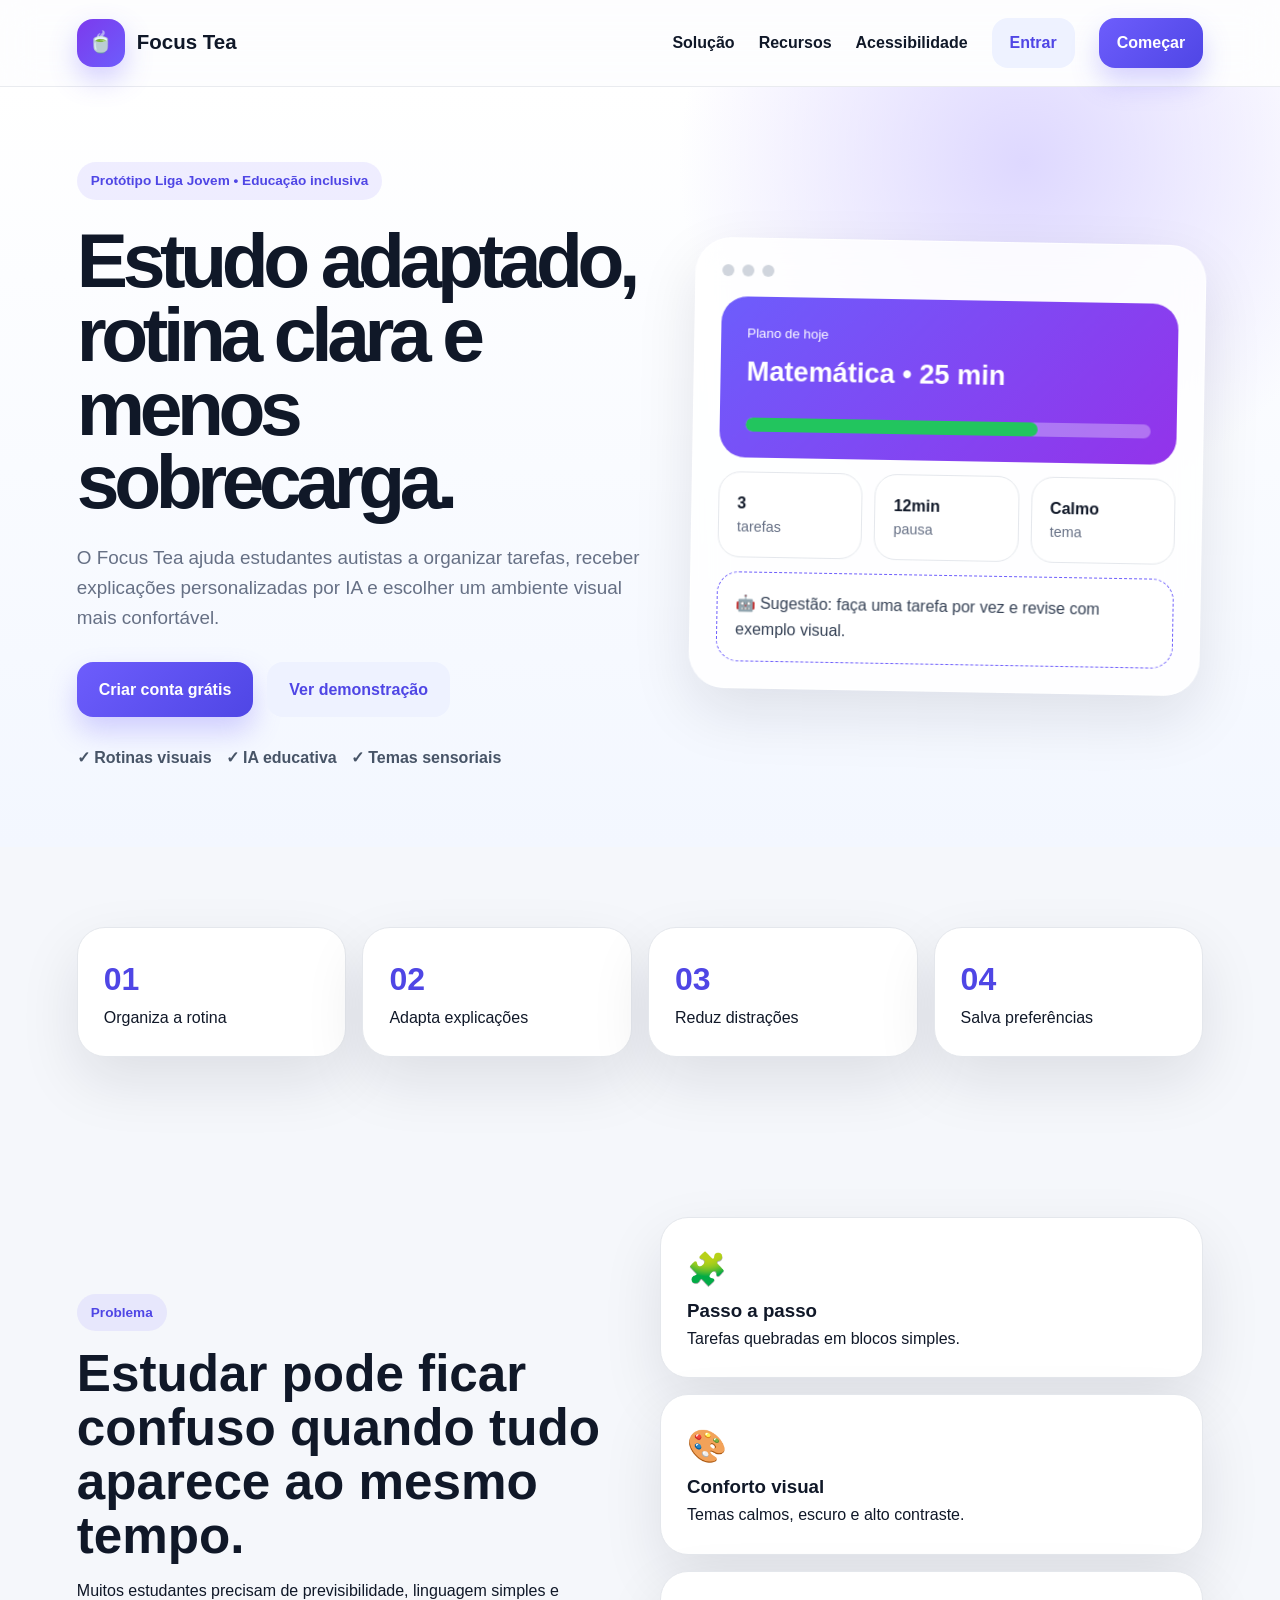
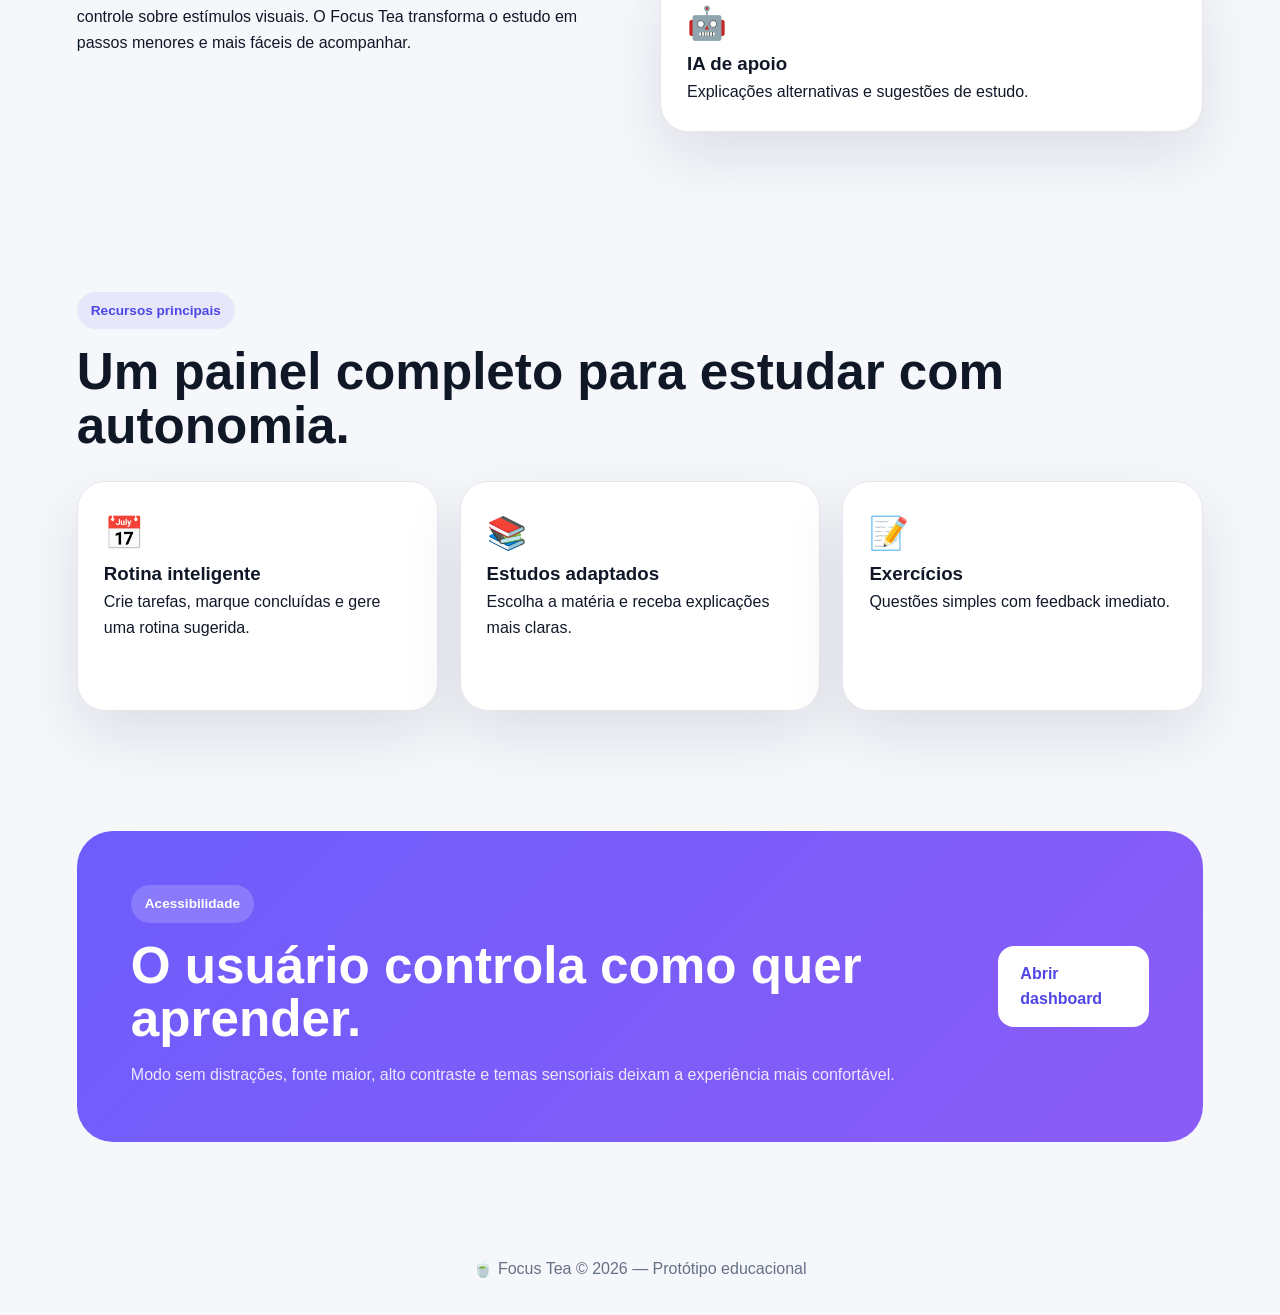
<file: index.html>
<!DOCTYPE html>
<html lang="pt-BR">
<head>
  <meta charset="UTF-8" />
  <meta name="viewport" content="width=device-width, initial-scale=1.0" />
  <title>Focus Tea | Rotina e estudos com IA</title>
  <link rel="stylesheet" href="css/style.css" />
</head>
<body class="landing-page">
  <header class="topbar glass">
    <a class="brand" href="index.html"><span class="logo">🍵</span><span>Focus Tea</span></a>
    <nav class="nav-links">
      <a href="#solucao">Solução</a>
      <a href="#recursos">Recursos</a>
      <a href="#acessibilidade">Acessibilidade</a>
      <a href="login.html" class="btn btn-ghost">Entrar</a>
      <a href="cadastro.html" class="btn btn-primary">Começar</a>
    </nav>
  </header>

  <main>
    <section class="hero">
      <div class="hero-content">
        <span class="eyebrow">Protótipo Liga Jovem • Educação inclusiva</span>
        <h1>Estudo adaptado, rotina clara e menos sobrecarga.</h1>
        <p>O Focus Tea ajuda estudantes autistas a organizar tarefas, receber explicações personalizadas por IA e escolher um ambiente visual mais confortável.</p>
        <div class="hero-actions">
          <a href="cadastro.html" class="btn btn-primary btn-large">Criar conta grátis</a>
          <a href="dashboard.html" class="btn btn-soft btn-large">Ver demonstração</a>
        </div>
        <div class="trust-row">
          <span>✓ Rotinas visuais</span>
          <span>✓ IA educativa</span>
          <span>✓ Temas sensoriais</span>
        </div>
      </div>
      <div class="hero-panel">
        <div class="mock-window">
          <div class="window-dots"><span></span><span></span><span></span></div>
          <div class="mock-card purple">
            <small>Plano de hoje</small>
            <strong>Matemática • 25 min</strong>
            <div class="mini-progress"><span style="width:72%"></span></div>
          </div>
          <div class="mock-grid">
            <div><strong>3</strong><span>tarefas</span></div>
            <div><strong>12min</strong><span>pausa</span></div>
            <div><strong>Calmo</strong><span>tema</span></div>
          </div>
          <div class="ai-bubble">🤖 Sugestão: faça uma tarefa por vez e revise com exemplo visual.</div>
        </div>
      </div>
    </section>

    <section class="section stats-strip">
      <div><strong>01</strong><span>Organiza a rotina</span></div>
      <div><strong>02</strong><span>Adapta explicações</span></div>
      <div><strong>03</strong><span>Reduz distrações</span></div>
      <div><strong>04</strong><span>Salva preferências</span></div>
    </section>

    <section id="solucao" class="section split-section">
      <div>
        <span class="eyebrow">Problema</span>
        <h2>Estudar pode ficar confuso quando tudo aparece ao mesmo tempo.</h2>
        <p>Muitos estudantes precisam de previsibilidade, linguagem simples e controle sobre estímulos visuais. O Focus Tea transforma o estudo em passos menores e mais fáceis de acompanhar.</p>
      </div>
      <div class="feature-stack">
        <article class="feature-card"><span>🧩</span><h3>Passo a passo</h3><p>Tarefas quebradas em blocos simples.</p></article>
        <article class="feature-card"><span>🎨</span><h3>Conforto visual</h3><p>Temas calmos, escuro e alto contraste.</p></article>
        <article class="feature-card"><span>🤖</span><h3>IA de apoio</h3><p>Explicações alternativas e sugestões de estudo.</p></article>
      </div>
    </section>

    <section id="recursos" class="section">
      <div class="section-title">
        <span class="eyebrow">Recursos principais</span>
        <h2>Um painel completo para estudar com autonomia.</h2>
      </div>
      <div class="cards-3">
        <article class="big-card"><span>📅</span><h3>Rotina inteligente</h3><p>Crie tarefas, marque concluídas e gere uma rotina sugerida.</p></article>
        <article class="big-card"><span>📚</span><h3>Estudos adaptados</h3><p>Escolha a matéria e receba explicações mais claras.</p></article>
        <article class="big-card"><span>📝</span><h3>Exercícios</h3><p>Questões simples com feedback imediato.</p></article>
      </div>
    </section>

    <section id="acessibilidade" class="section cta-section">
      <div>
        <span class="eyebrow">Acessibilidade</span>
        <h2>O usuário controla como quer aprender.</h2>
        <p>Modo sem distrações, fonte maior, alto contraste e temas sensoriais deixam a experiência mais confortável.</p>
      </div>
      <a href="dashboard.html" class="btn btn-light btn-large">Abrir dashboard</a>
    </section>
  </main>

  <footer class="footer">🍵 Focus Tea © 2026 — Protótipo educacional</footer>
</body>
</html>
</file>
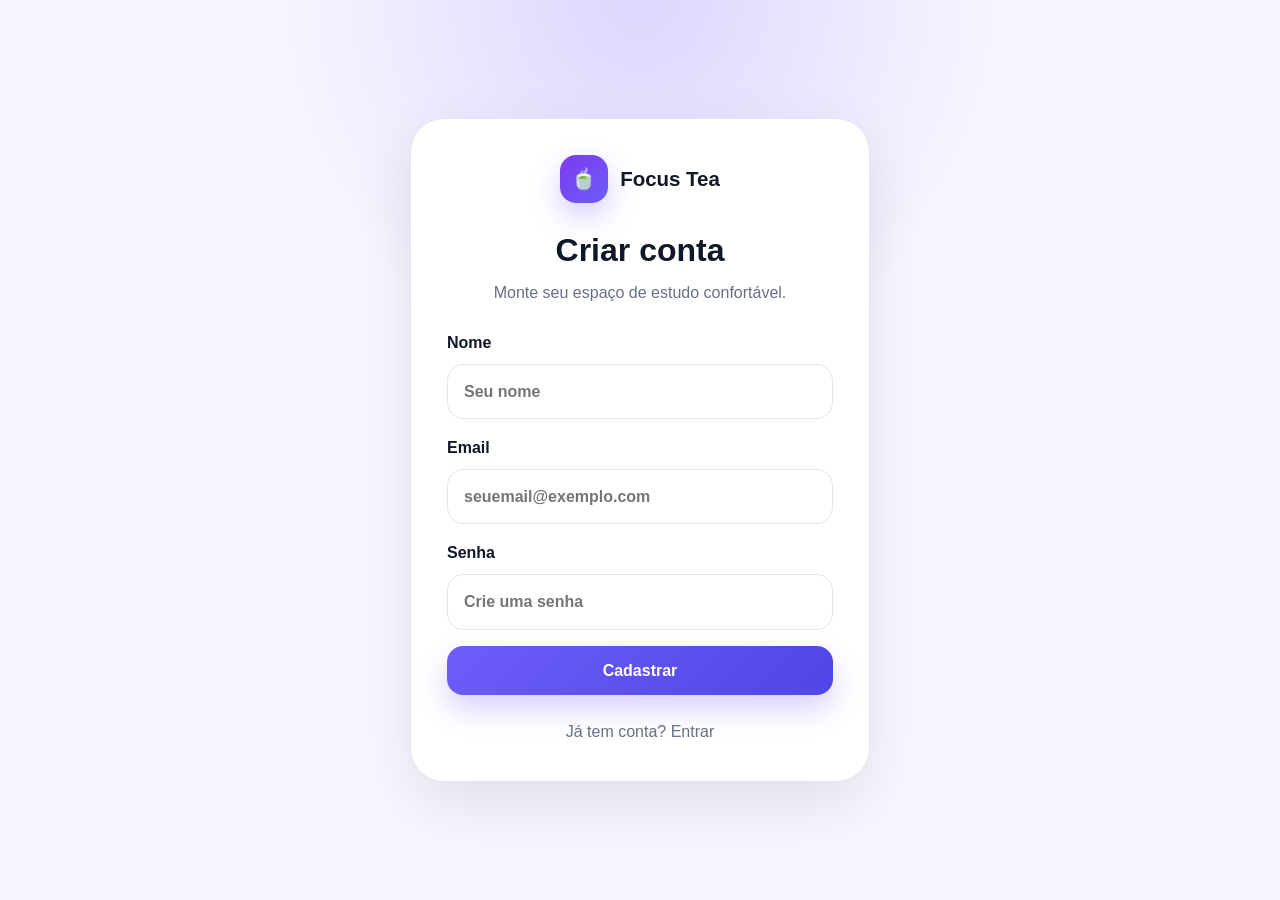
<file: cadastro.html>
<!DOCTYPE html><html lang="pt-BR"><head><meta charset="UTF-8"><meta name="viewport" content="width=device-width, initial-scale=1.0"><title>Cadastro | Focus Tea</title><link rel="stylesheet" href="css/style.css"></head><body class="auth-page"><main class="auth-card"><a class="brand center" href="index.html"><span class="logo">🍵</span><span>Focus Tea</span></a><h1>Criar conta</h1><p>Monte seu espaço de estudo confortável.</p><form onsubmit="event.preventDefault(); location.href='dashboard.html'"><label>Nome<input id="nomeCadastro" type="text" placeholder="Seu nome" required></label><label>Email<input type="email" placeholder="seuemail@exemplo.com" required></label><label>Senha<input type="password" placeholder="Crie uma senha" required></label><button class="btn btn-primary full">Cadastrar</button></form><p class="muted">Já tem conta? <a href="login.html">Entrar</a></p></main></body></html>
</file>
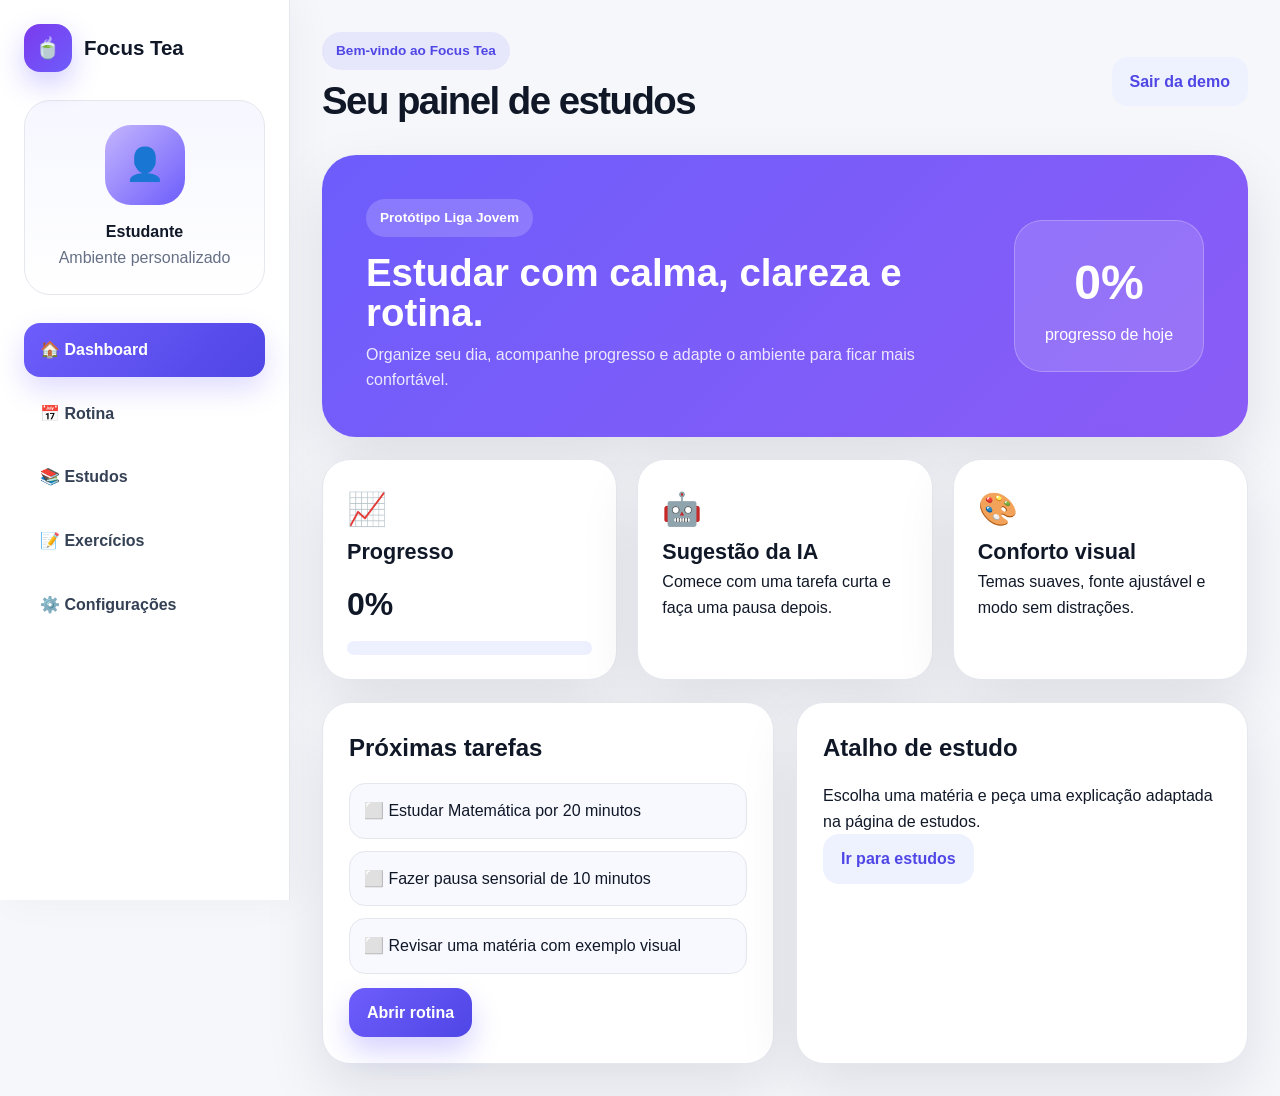
<file: dashboard.html>
<!DOCTYPE html>
<html lang="pt-BR"><head><meta charset="UTF-8"><meta name="viewport" content="width=device-width, initial-scale=1.0"><title>Dashboard | Focus Tea</title><link rel="stylesheet" href="css/style.css"></head>
<body class="app-shell">
  <aside class="sidebar">
    <a class="brand" href="dashboard.html"><span class="logo">🍵</span><span>Focus Tea</span></a>
    <div class="user-card"><div class="avatar">👤</div><strong>Estudante</strong><span>Ambiente personalizado</span></div>
    <nav class="side-nav">
      <a class="active" href="dashboard.html">🏠 Dashboard</a>
      <a href="paginas/rotina.html">📅 Rotina</a>
      <a href="paginas/estudos.html">📚 Estudos</a>
      <a href="paginas/exercicios.html">📝 Exercícios</a>
      <a href="paginas/configuracoes.html">⚙️ Configurações</a>
    </nav>
  </aside>
  <main class="workspace">
    <header class="workspace-header"><div><span class="eyebrow">Bem-vindo ao Focus Tea</span><h1>Seu painel de estudos</h1></div><a class="btn btn-soft" href="index.html">Sair da demo</a></header>
    <section class="dashboard-hero"><div><span class="badge">Protótipo Liga Jovem</span><h2>Estudar com calma, clareza e rotina.</h2><p>Organize seu dia, acompanhe progresso e adapte o ambiente para ficar mais confortável.</p></div><div class="hero-metric"><strong id="progressoNumero">0%</strong><span>progresso de hoje</span></div></section>
    <section class="metric-grid">
      <article class="metric-card"><span>📈</span><h3>Progresso</h3><strong id="progressoCard">0%</strong><div class="progress"><span id="barraProgresso"></span></div></article>
      <article class="metric-card"><span>🤖</span><h3>Sugestão da IA</h3><p id="sugestaoIA">Comece com uma tarefa curta e faça uma pausa depois.</p></article>
      <article class="metric-card"><span>🎨</span><h3>Conforto visual</h3><p>Temas suaves, fonte ajustável e modo sem distrações.</p></article>
    </section>
    <section class="cards-2">
      <article class="panel-card"><h2>Próximas tarefas</h2><div id="listaResumo" class="task-list"></div><a class="btn btn-primary" href="paginas/rotina.html">Abrir rotina</a></article>
      <article class="panel-card"><h2>Atalho de estudo</h2><p>Escolha uma matéria e peça uma explicação adaptada na página de estudos.</p><a class="btn btn-soft" href="paginas/estudos.html">Ir para estudos</a></article>
    </section>
  </main>
  <script src="js/app.js"></script>
</body></html>
</file>
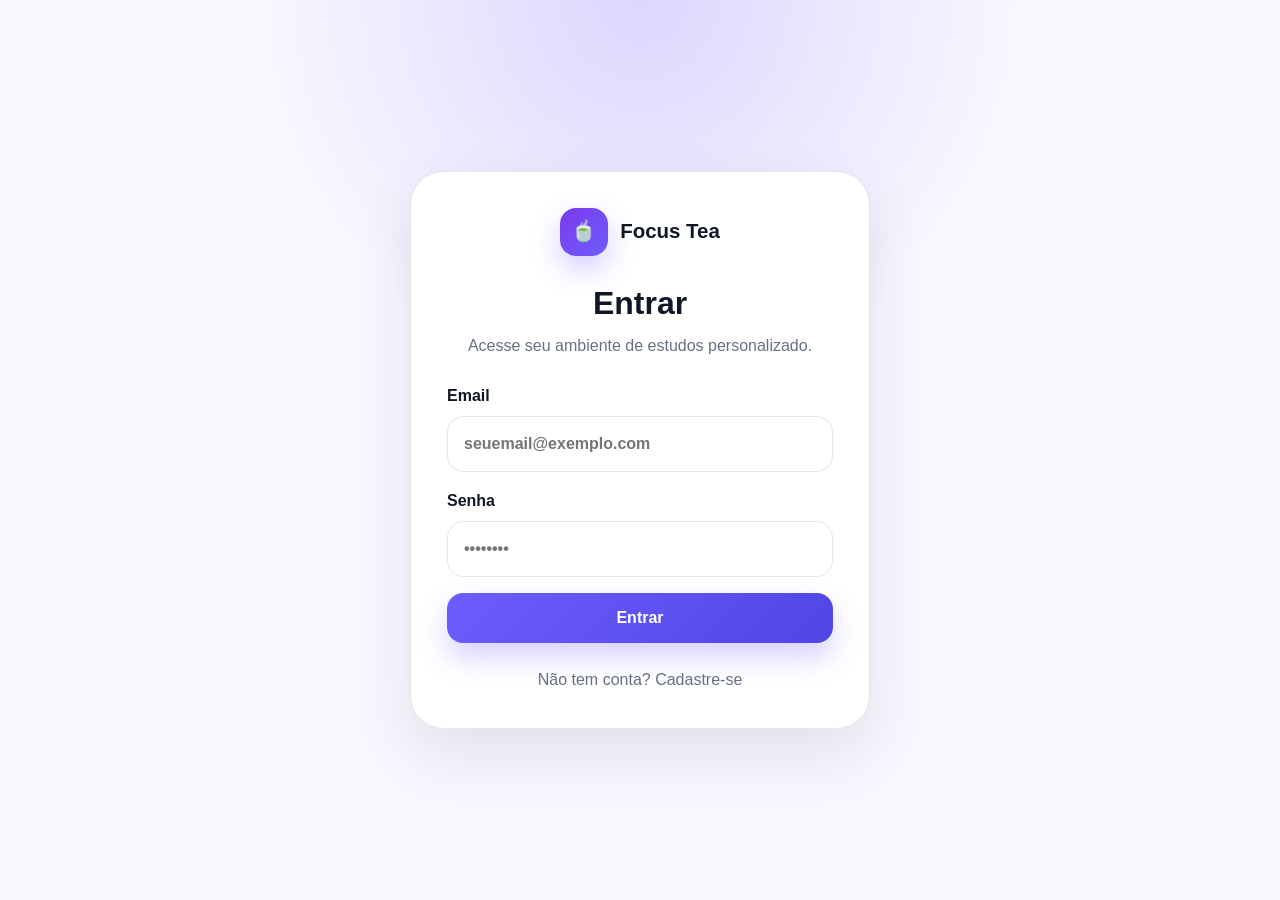
<file: login.html>
<!DOCTYPE html><html lang="pt-BR"><head><meta charset="UTF-8"><meta name="viewport" content="width=device-width, initial-scale=1.0"><title>Entrar | Focus Tea</title><link rel="stylesheet" href="css/style.css"></head><body class="auth-page"><main class="auth-card"><a class="brand center" href="index.html"><span class="logo">🍵</span><span>Focus Tea</span></a><h1>Entrar</h1><p>Acesse seu ambiente de estudos personalizado.</p><form onsubmit="event.preventDefault(); location.href='dashboard.html'"><label>Email<input type="email" placeholder="seuemail@exemplo.com" required></label><label>Senha<input type="password" placeholder="••••••••" required></label><button class="btn btn-primary full">Entrar</button></form><p class="muted">Não tem conta? <a href="cadastro.html">Cadastre-se</a></p></main></body></html>
</file>
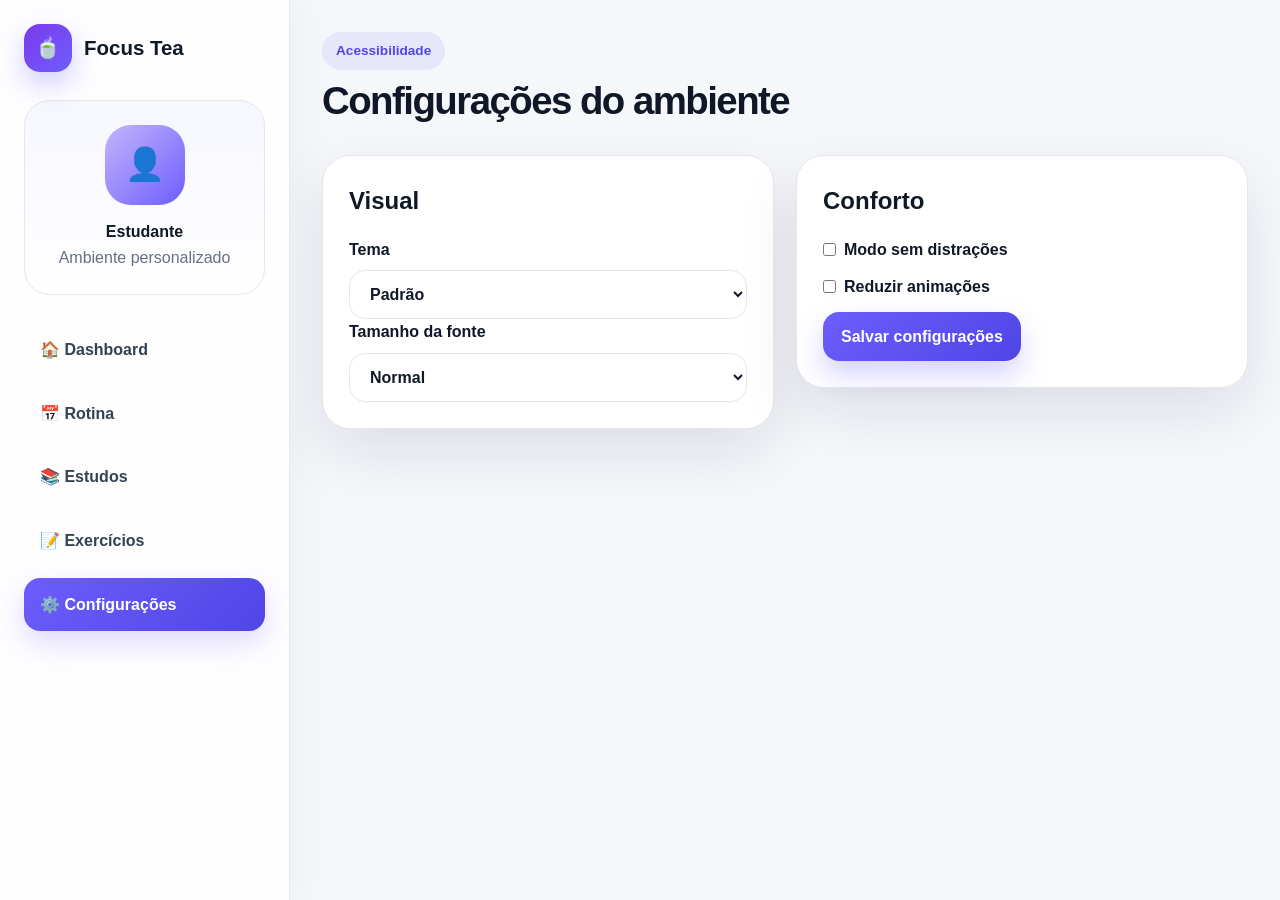
<file: paginas/configuracoes.html>
<!DOCTYPE html><html lang="pt-BR"><head><meta charset="UTF-8"><meta name="viewport" content="width=device-width, initial-scale=1.0"><title>Configurações | Focus Tea</title><link rel="stylesheet" href="../css/style.css"></head><body class="app-shell"><aside class="sidebar"><a class="brand" href="../dashboard.html"><span class="logo">🍵</span><span>Focus Tea</span></a><div class="user-card"><div class="avatar">👤</div><strong>Estudante</strong><span>Ambiente personalizado</span></div><nav class="side-nav"><a href="../dashboard.html">🏠 Dashboard</a><a href="rotina.html">📅 Rotina</a><a href="estudos.html">📚 Estudos</a><a href="exercicios.html">📝 Exercícios</a><a class="active" href="configuracoes.html">⚙️ Configurações</a></nav></aside><main class="workspace"><header class="workspace-header"><div><span class="eyebrow">Acessibilidade</span><h1>Configurações do ambiente</h1></div></header><section class="settings-grid"><article class="panel-card"><h2>Visual</h2><label>Tema<select id="tema"><option value="padrao">Padrão</option><option value="calmo">Calmo</option><option value="foco">Concentração</option><option value="escuro">Escuro</option><option value="alto">Alto contraste</option></select></label><label>Tamanho da fonte<select id="fonte"><option value="normal">Normal</option><option value="grande">Grande</option><option value="muito">Muito grande</option></select></label></article><article class="panel-card"><h2>Conforto</h2><label class="check"><input id="semDistracoes" type="checkbox"> Modo sem distrações</label><label class="check"><input id="reducao" type="checkbox"> Reduzir animações</label><button class="btn btn-primary" onclick="salvarConfiguracoes()">Salvar configurações</button><p id="statusConfig" class="muted"></p></article></section></main><script src="../js/app.js"></script></body></html>
</file>
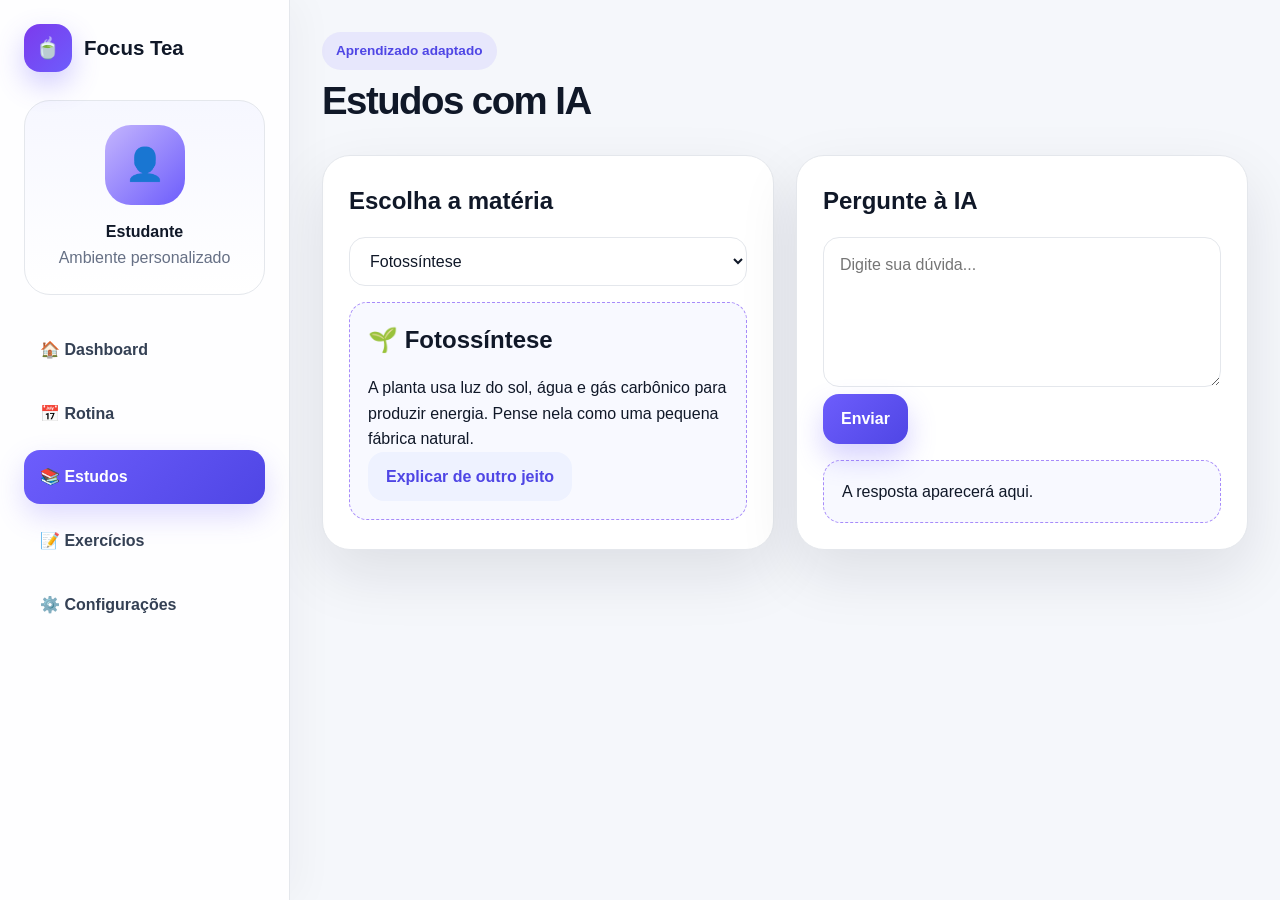
<file: paginas/estudos.html>
<!DOCTYPE html><html lang="pt-BR"><head><meta charset="UTF-8"><meta name="viewport" content="width=device-width, initial-scale=1.0"><title>Estudos | Focus Tea</title><link rel="stylesheet" href="../css/style.css"></head><body class="app-shell"><aside class="sidebar"><a class="brand" href="../dashboard.html"><span class="logo">🍵</span><span>Focus Tea</span></a><div class="user-card"><div class="avatar">👤</div><strong>Estudante</strong><span>Ambiente personalizado</span></div><nav class="side-nav"><a href="../dashboard.html">🏠 Dashboard</a><a href="rotina.html">📅 Rotina</a><a class="active" href="estudos.html">📚 Estudos</a><a href="exercicios.html">📝 Exercícios</a><a href="configuracoes.html">⚙️ Configurações</a></nav></aside><main class="workspace"><header class="workspace-header"><div><span class="eyebrow">Aprendizado adaptado</span><h1>Estudos com IA</h1></div></header><section class="cards-2"><article class="panel-card"><h2>Escolha a matéria</h2><select id="materia" onchange="trocarMateria()"><option value="fotossintese">Fotossíntese</option><option value="matematica">Matemática</option><option value="historia">História</option></select><div id="conteudoEstudo" class="study-content"></div></article><article class="panel-card"><h2>Pergunte à IA</h2><textarea id="perguntaIA" placeholder="Digite sua dúvida..."></textarea><button class="btn btn-primary" onclick="responderIA()">Enviar</button><div id="respostaIA" class="ai-answer">A resposta aparecerá aqui.</div></article></section></main><script src="../js/app.js"></script></body></html>
</file>
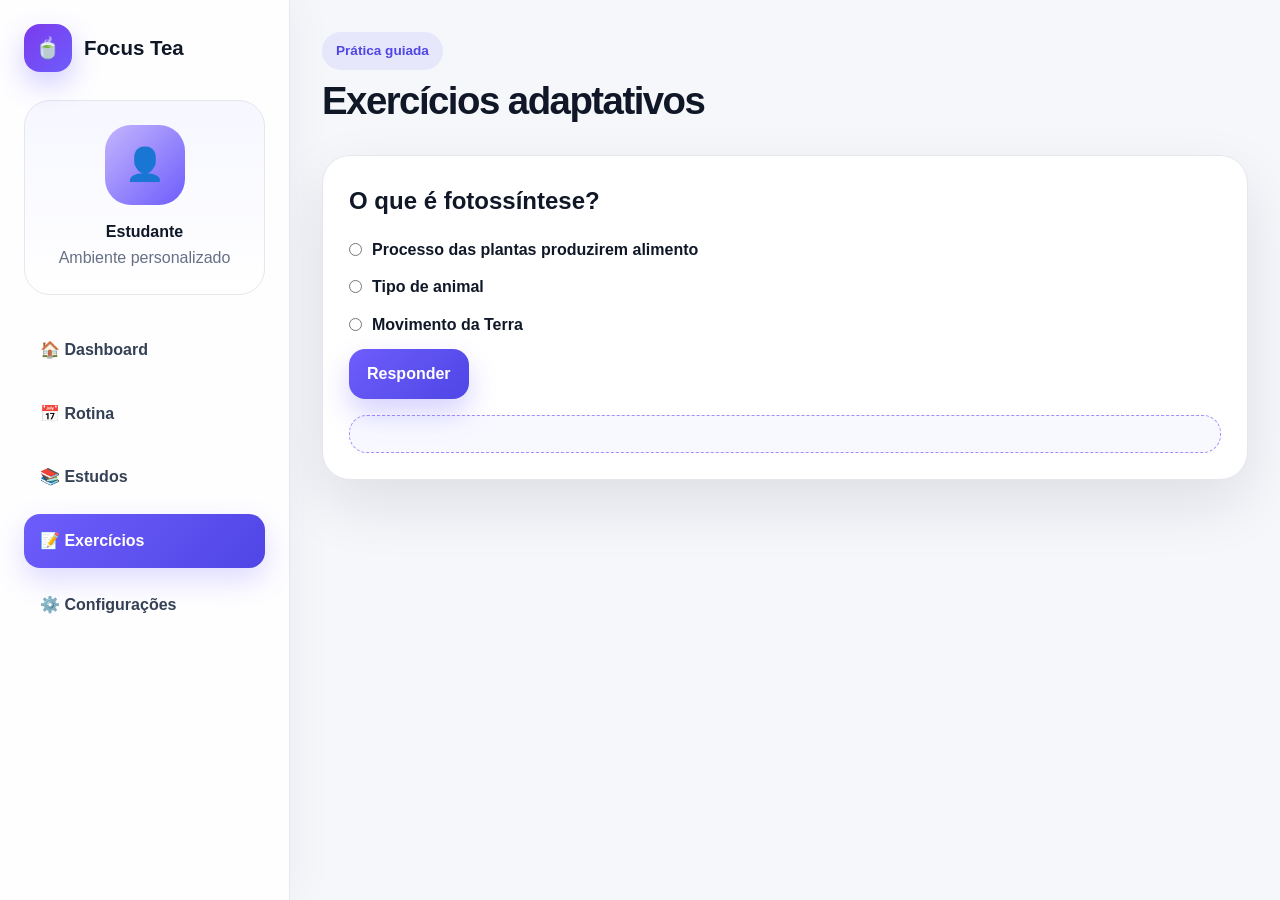
<file: paginas/exercicios.html>
<!DOCTYPE html><html lang="pt-BR"><head><meta charset="UTF-8"><meta name="viewport" content="width=device-width, initial-scale=1.0"><title>Exercícios | Focus Tea</title><link rel="stylesheet" href="../css/style.css"></head><body class="app-shell"><aside class="sidebar"><a class="brand" href="../dashboard.html"><span class="logo">🍵</span><span>Focus Tea</span></a><div class="user-card"><div class="avatar">👤</div><strong>Estudante</strong><span>Ambiente personalizado</span></div><nav class="side-nav"><a href="../dashboard.html">🏠 Dashboard</a><a href="rotina.html">📅 Rotina</a><a href="estudos.html">📚 Estudos</a><a class="active" href="exercicios.html">📝 Exercícios</a><a href="configuracoes.html">⚙️ Configurações</a></nav></aside><main class="workspace"><header class="workspace-header"><div><span class="eyebrow">Prática guiada</span><h1>Exercícios adaptativos</h1></div></header><section class="panel-card quiz"><h2>O que é fotossíntese?</h2><label><input type="radio" name="q1" value="certa"> Processo das plantas produzirem alimento</label><label><input type="radio" name="q1" value="errada"> Tipo de animal</label><label><input type="radio" name="q1" value="errada"> Movimento da Terra</label><button class="btn btn-primary" onclick="corrigirExercicio()">Responder</button><p id="feedbackQuiz" class="ai-answer"></p></section></main><script src="../js/app.js"></script></body></html>
</file>
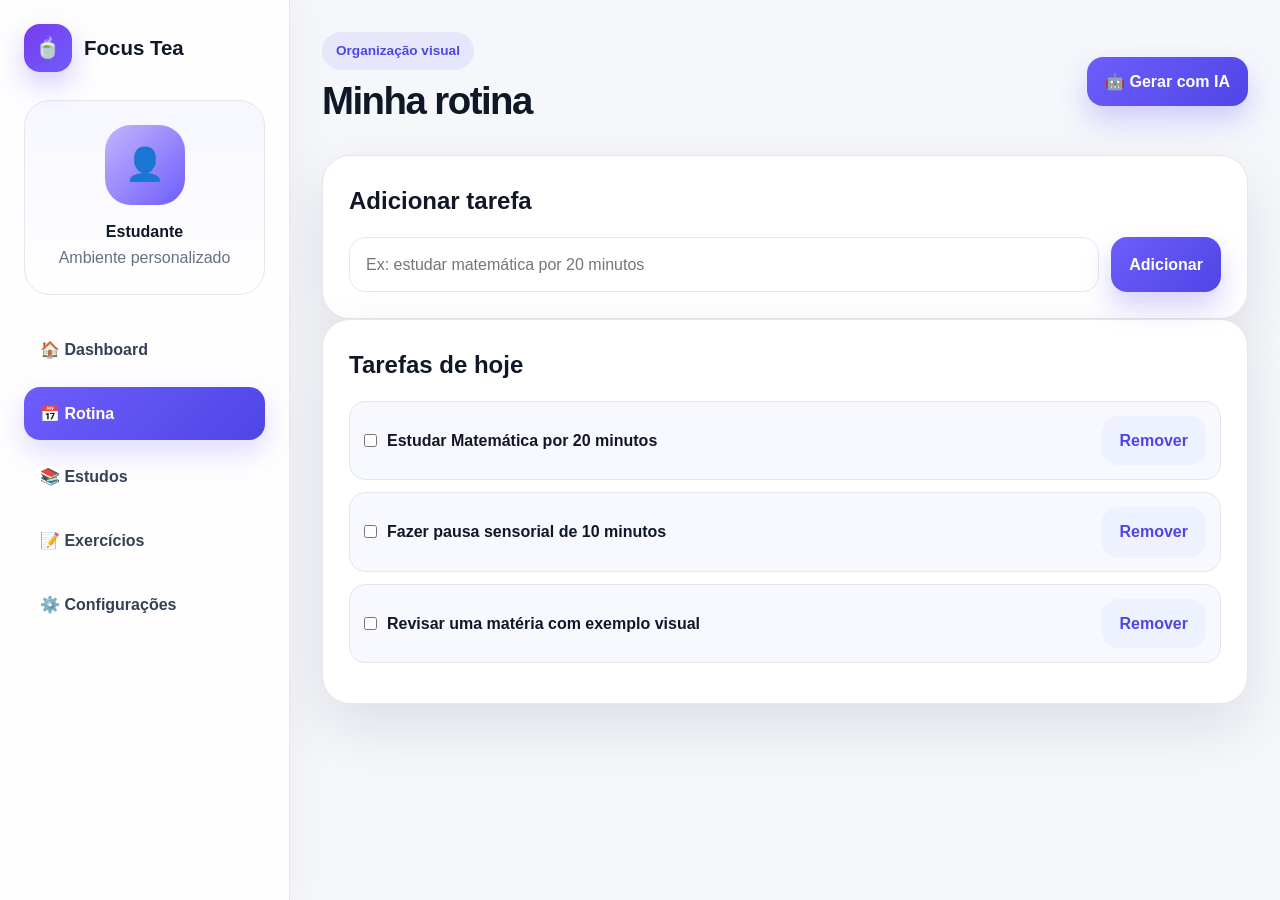
<file: paginas/rotina.html>
<!DOCTYPE html><html lang="pt-BR"><head><meta charset="UTF-8"><meta name="viewport" content="width=device-width, initial-scale=1.0"><title>Rotina | Focus Tea</title><link rel="stylesheet" href="../css/style.css"></head><body class="app-shell"><aside class="sidebar"><a class="brand" href="../dashboard.html"><span class="logo">🍵</span><span>Focus Tea</span></a><div class="user-card"><div class="avatar">👤</div><strong>Estudante</strong><span>Ambiente personalizado</span></div><nav class="side-nav"><a href="../dashboard.html">🏠 Dashboard</a><a class="active" href="rotina.html">📅 Rotina</a><a href="estudos.html">📚 Estudos</a><a href="exercicios.html">📝 Exercícios</a><a href="configuracoes.html">⚙️ Configurações</a></nav></aside><main class="workspace"><header class="workspace-header"><div><span class="eyebrow">Organização visual</span><h1>Minha rotina</h1></div><button class="btn btn-primary" onclick="gerarRotinaIA()">🤖 Gerar com IA</button></header><section class="panel-card"><h2>Adicionar tarefa</h2><div class="inline-form"><input id="novaTarefa" placeholder="Ex: estudar matemática por 20 minutos"><button class="btn btn-primary" onclick="adicionarTarefa()">Adicionar</button></div></section><section class="panel-card"><h2>Tarefas de hoje</h2><div id="listaTarefas" class="task-list"></div></section></main><script src="../js/app.js"></script></body></html>
</file>
<file: css/style.css>
:root{
  --bg:#f5f7fb; --surface:#ffffff; --text:#101828; --muted:#667085; --line:#e4e7ec;
  --primary:#6d5dfc; --primary-dark:#4f46e5; --soft:#eef2ff; --green:#22c55e;
  --shadow:0 24px 60px rgba(16,24,40,.10); --radius:28px;
}
*{box-sizing:border-box;margin:0;padding:0} html{scroll-behavior:smooth} body{font-family:Inter,Arial,sans-serif;background:var(--bg);color:var(--text);line-height:1.6;transition:.25s} a{text-decoration:none;color:inherit} input,select,textarea,button{font:inherit} textarea{min-height:150px;resize:vertical}
.btn{display:inline-flex;align-items:center;justify-content:center;gap:8px;padding:12px 18px;border-radius:16px;border:0;cursor:pointer;font-weight:800;transition:.2s}.btn:hover{transform:translateY(-2px)}.btn-primary{background:linear-gradient(135deg,var(--primary),var(--primary-dark));color:#fff;box-shadow:0 14px 28px rgba(109,93,252,.28)}.btn-soft,.btn-ghost{background:var(--soft);color:var(--primary-dark)}.btn-light{background:#fff;color:var(--primary-dark)}.btn-large{padding:15px 22px}.full{width:100%}.brand{display:flex;align-items:center;gap:12px;font-weight:900;font-size:1.28rem}.brand.center{justify-content:center}.logo{display:grid;place-items:center;width:48px;height:48px;border-radius:16px;background:linear-gradient(135deg,#7c3aed,#6d5dfc);box-shadow:0 12px 28px rgba(109,93,252,.3)}.eyebrow,.badge{display:inline-flex;padding:8px 14px;border-radius:999px;background:rgba(109,93,252,.10);color:var(--primary-dark);font-weight:900;font-size:.85rem}.muted{color:var(--muted)}
.topbar{position:sticky;top:0;z-index:10;display:flex;align-items:center;justify-content:space-between;padding:18px 6%;backdrop-filter:blur(18px);background:rgba(255,255,255,.78);border-bottom:1px solid rgba(228,231,236,.8)}.nav-links{display:flex;align-items:center;gap:24px;font-weight:800}.hero{display:grid;grid-template-columns:1.05fr .95fr;gap:50px;align-items:center;min-height:760px;padding:70px 6%;background:radial-gradient(circle at 80% 10%,#ded8ff 0,transparent 28%),linear-gradient(180deg,#fff 0,#f3f7ff 100%)}.hero h1{font-size:clamp(2.6rem,6vw,5.9rem);line-height:.96;letter-spacing:-.07em;margin:24px 0}.hero p{font-size:1.18rem;color:var(--muted);max-width:720px}.hero-actions,.trust-row{display:flex;flex-wrap:wrap;gap:14px;margin-top:28px}.trust-row span{color:#475467;font-weight:800}.hero-panel{position:relative}.mock-window{background:rgba(255,255,255,.82);border:1px solid rgba(255,255,255,.8);border-radius:36px;padding:26px;box-shadow:var(--shadow);backdrop-filter:blur(20px);transform:rotate(1deg)}.window-dots{display:flex;gap:8px;margin-bottom:20px}.window-dots span{width:12px;height:12px;border-radius:50%;background:#d0d5dd}.mock-card{border-radius:26px;padding:26px;color:#fff}.mock-card.purple{background:linear-gradient(135deg,#6d5dfc,#9333ea)}.mock-card small,.mock-card strong{display:block}.mock-card strong{font-size:1.7rem;margin-top:6px}.mini-progress,.progress{height:14px;border-radius:999px;background:#edf1ff;overflow:hidden}.mini-progress{margin-top:24px;background:rgba(255,255,255,.3)}.mini-progress span,.progress span{display:block;height:100%;border-radius:inherit;background:var(--green)}.mock-grid{display:grid;grid-template-columns:repeat(3,1fr);gap:12px;margin:14px 0}.mock-grid div,.ai-bubble{background:#fff;border:1px solid var(--line);border-radius:22px;padding:18px}.mock-grid strong,.mock-grid span{display:block}.mock-grid span{color:var(--muted);font-size:.9rem}.ai-bubble{border-style:dashed;border-color:var(--primary);color:#344054}.section{padding:80px 6%}.stats-strip{display:grid;grid-template-columns:repeat(4,1fr);gap:16px}.stats-strip div,.big-card,.feature-card,.panel-card,.metric-card{background:var(--surface);border:1px solid var(--line);border-radius:var(--radius);box-shadow:var(--shadow)}.stats-strip div{padding:26px}.stats-strip strong{display:block;font-size:2rem;color:var(--primary-dark)}.split-section{display:grid;grid-template-columns:1fr 1fr;gap:40px;align-items:center}.split-section h2,.section-title h2,.cta-section h2{font-size:clamp(2rem,4vw,3.5rem);line-height:1.05;margin:16px 0}.feature-stack{display:grid;gap:16px}.feature-card,.big-card{padding:26px}.feature-card span,.big-card span,.metric-card>span{font-size:2rem}.cards-3{display:grid;grid-template-columns:repeat(3,1fr);gap:22px;margin-top:28px}.big-card{min-height:230px}.cta-section{display:flex;align-items:center;justify-content:space-between;gap:30px;margin:40px 6% 80px;padding:54px;border-radius:36px;background:linear-gradient(135deg,#6d5dfc,#8b5cf6);color:#fff}.cta-section p{color:rgba(255,255,255,.85)}.cta-section .eyebrow{background:rgba(255,255,255,.18);color:#fff}.footer{text-align:center;padding:34px;color:var(--muted)}
.auth-page{min-height:100vh;display:grid;place-items:center;background:radial-gradient(circle at top,#ddd6fe,transparent 35%),#f7f8ff;padding:20px}.auth-card{width:min(460px,100%);background:#fff;border:1px solid var(--line);border-radius:34px;padding:36px;box-shadow:var(--shadow)}.auth-card h1{text-align:center;margin:22px 0 4px}.auth-card p{text-align:center;color:var(--muted)}.auth-card form{display:grid;gap:16px;margin:24px 0}.auth-card label,.panel-card label{display:grid;gap:8px;font-weight:800}.auth-card input,.inline-form input,select,textarea{width:100%;border:1px solid var(--line);border-radius:16px;padding:14px 16px;background:#fff;color:var(--text)}
.app-shell{display:grid;grid-template-columns:290px 1fr;min-height:100vh}.sidebar{position:sticky;top:0;height:100vh;background:rgba(255,255,255,.92);border-right:1px solid var(--line);padding:24px;box-shadow:8px 0 40px rgba(16,24,40,.04)}.user-card{margin:28px 0;padding:24px;text-align:center;border-radius:26px;background:linear-gradient(180deg,#f6f7ff,#fff);border:1px solid var(--line)}.avatar{width:80px;height:80px;margin:0 auto 14px;display:grid;place-items:center;border-radius:26px;background:linear-gradient(135deg,#c4b5fd,#6d5dfc);font-size:2rem}.user-card span{display:block;color:var(--muted)}.side-nav{display:grid;gap:10px}.side-nav a{padding:14px 16px;border-radius:16px;font-weight:900;color:#344054}.side-nav a.active,.side-nav a:hover{background:linear-gradient(135deg,var(--primary),var(--primary-dark));color:#fff;box-shadow:0 12px 28px rgba(109,93,252,.22)}.workspace{padding:32px;max-width:1500px;width:100%;margin:0 auto}.workspace-header{display:flex;justify-content:space-between;align-items:center;gap:20px;margin-bottom:24px}.workspace-header h1{font-size:2.4rem;letter-spacing:-.04em}.dashboard-hero{display:flex;align-items:center;justify-content:space-between;gap:30px;padding:44px;border-radius:34px;background:linear-gradient(135deg,#6d5dfc,#8b5cf6);color:#fff;box-shadow:var(--shadow);overflow:hidden}.dashboard-hero h2{font-size:2.4rem;line-height:1.05;margin:16px 0 8px}.dashboard-hero p{color:rgba(255,255,255,.86)}.dashboard-hero .badge{background:rgba(255,255,255,.18);color:#fff}.hero-metric{background:rgba(255,255,255,.14);border:1px solid rgba(255,255,255,.24);padding:24px;border-radius:28px;min-width:190px;text-align:center}.hero-metric strong{display:block;font-size:3rem}.metric-grid{display:grid;grid-template-columns:repeat(3,1fr);gap:20px;margin:22px 0}.metric-card{padding:24px}.metric-card h3{font-size:1.35rem}.metric-card strong{display:block;font-size:2rem;margin:10px 0}.cards-2,.settings-grid{display:grid;grid-template-columns:1fr 1fr;gap:22px}.panel-card{padding:26px}.panel-card h2{margin-bottom:16px}.inline-form{display:flex;gap:12px}.task-list{display:grid;gap:12px;margin:14px 0}.task{display:flex;align-items:center;justify-content:space-between;gap:12px;padding:14px;border-radius:16px;background:#f8f9ff;border:1px solid var(--line)}.task label{display:flex;align-items:center;gap:10px;font-weight:800}.task.done{opacity:.65;text-decoration:line-through}.study-content,.ai-answer{margin-top:16px;padding:18px;border-radius:18px;background:#f8f9ff;border:1px dashed #a78bfa}.quiz label,.check{display:flex!important;align-items:center;gap:10px;margin:12px 0}.quiz input,.check input{width:auto}.settings-grid{align-items:start}
body.theme-calmo{--bg:#eef8ff;--surface:#ffffff;--text:#12324a;--soft:#e0f2fe;--primary:#38bdf8;--primary-dark:#0284c7}body.theme-foco{--bg:#f0fdf4;--surface:#ffffff;--text:#14351e;--soft:#dcfce7;--primary:#22c55e;--primary-dark:#15803d}body.theme-escuro{--bg:#111827;--surface:#1f2937;--text:#f9fafb;--muted:#cbd5e1;--line:#374151;--soft:#374151}body.theme-alto{--bg:#000;--surface:#050505;--text:#ffff00;--muted:#fff;--line:#ffff00;--soft:#111;--primary:#ffff00;--primary-dark:#ffff00}body.theme-alto .btn-primary{color:#000}body.font-grande{font-size:18px}body.font-muito{font-size:21px}body.sem-distracoes .hero-panel,body.sem-distracoes .stats-strip,body.sem-distracoes .trust-row{display:none}body.reducao *{transition:none!important;animation:none!important}
@media(max-width:980px){.nav-links{display:none}.hero,.split-section,.cards-3,.metric-grid,.cards-2,.settings-grid{grid-template-columns:1fr}.hero{min-height:auto}.app-shell{grid-template-columns:1fr}.sidebar{position:relative;height:auto}.workspace-header,.dashboard-hero,.cta-section{flex-direction:column;align-items:flex-start}.stats-strip{grid-template-columns:1fr 1fr}}@media(max-width:560px){.section,.hero,.workspace{padding:22px}.stats-strip{grid-template-columns:1fr}.inline-form{flex-direction:column}.hero h1{font-size:2.6rem}}
</file>
